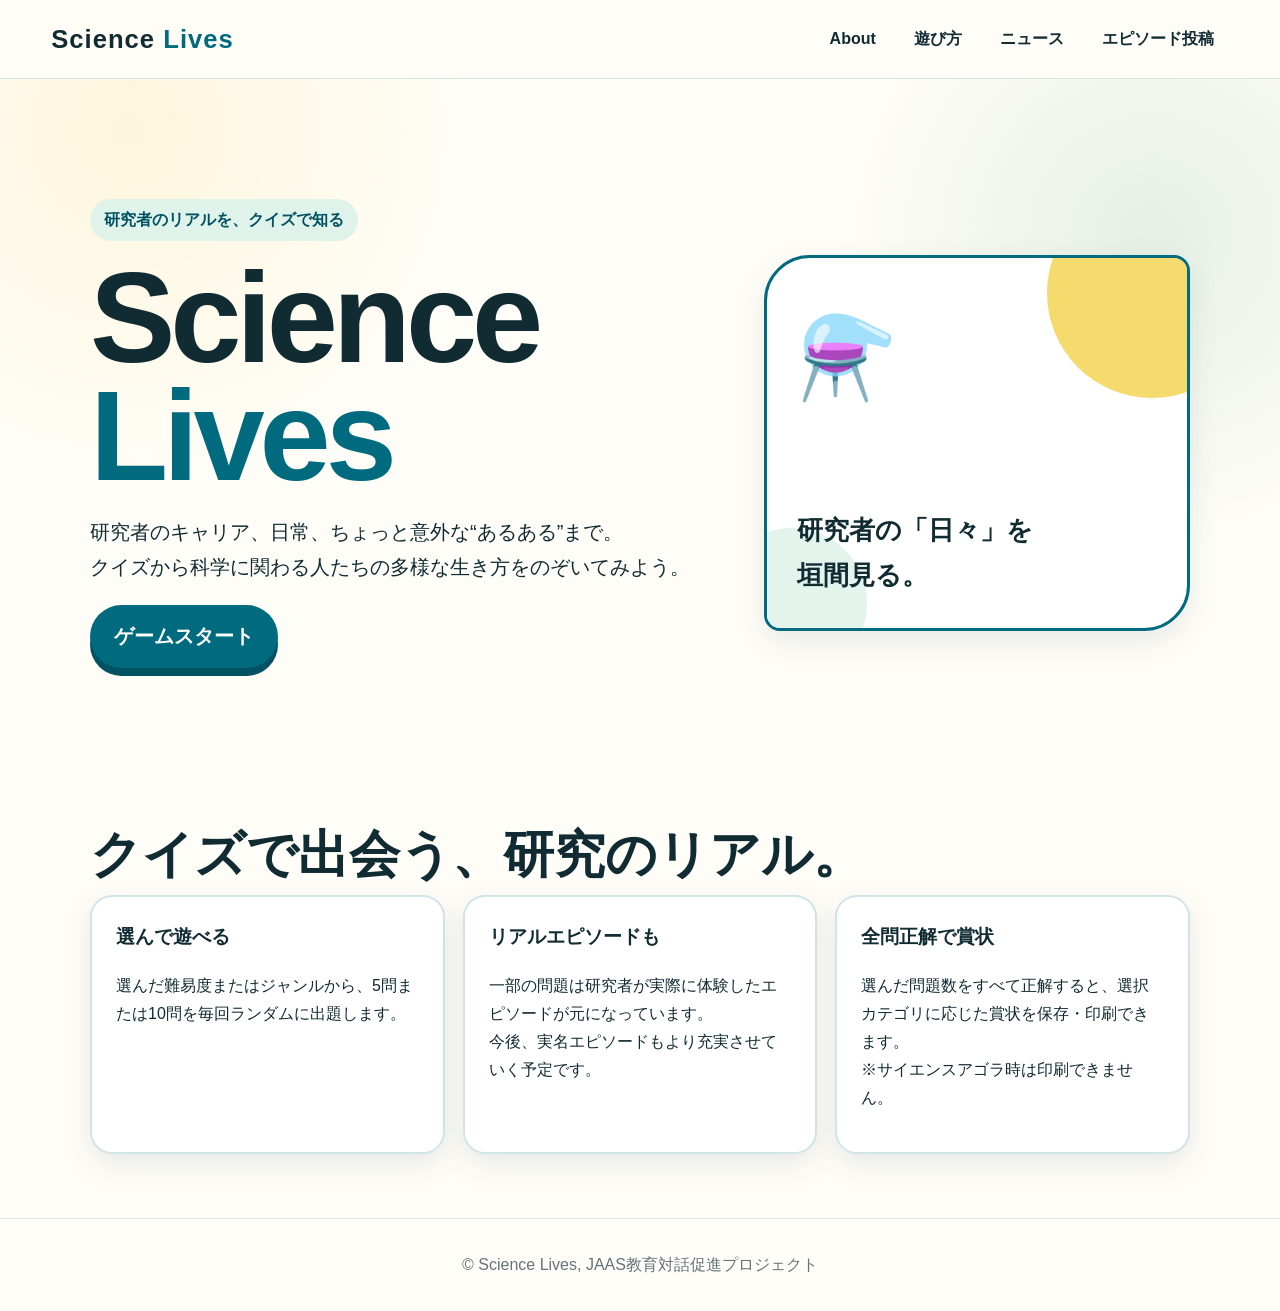
<file: index.html>
<!doctype html>
<html lang="ja">
    <head>
        <meta charset="utf-8">
        <meta name="viewport" content="width=device-width, initial-scale=1">
        <!-- OGP -->
        <meta property="og:title" content="Science Lives">
        <meta property="og:description" content="研究者のリアルを、クイズで知る。Science Lives">
        <meta property="og:type" content="website">
        <meta property="og:url" content="https://244simo.github.io/science_lives.github.io/">
        <meta property="og:image" content="https://244simo.github.io/science_lives.github.io/images/ogp.png">
        <meta property="og:site_name" content="Science Lives">
        <meta property="og:locale" content="ja_JP">
        <!-- X / Twitter -->
        <meta name="twitter:card" content="summary_large_image">
        <meta name="twitter:title" content="Science Lives">
        <meta name="twitter:description" content="研究者のリアルを、クイズで知る。Science Lives">
        <meta name="twitter:image" content="https://244simo.github.io/science_lives.github.io/images/ogp.png">
        <title>Science Lives</title>
        <link rel="stylesheet" href="css/style.css">
    </head>
    <body>
        <header class="site-header">
            <a class="brand" href="index.html">Science <span>Lives</span></a>
            <nav class="nav-tabs">
                <a href="about.html">About</a>
                <a href="howto.html">遊び方</a>
                <a href="news.html">ニュース</a>
                <!--
                <a href="donation.html">寄付</a>
                -->
                <a href="episode.html">エピソード投稿</a>
            </nav>
        </header>
        <main>
            <div class="container">
                <section class="hero">
                    <div>
                        <span class="eyebrow" data-home-eyebrow></span>
                        <h1 data-home-title></h1>
                        <p data-home-lead></p>
                        <p><a class="btn btn-primary" href="game.html" data-home-start></a></p>
                    </div>
                    <div class="hero-card">
                        <div class="molecule">⚗️</div>
                        <strong>研究者の「日々」を<br>垣間見る。</strong>
                    </div>
                </section>
                <section class="section">
                    <h2 class="section-title">クイズで出会う、研究のリアル。</h2>
                    <div class="card-grid" data-home-cards></div>
                </section>
            </div>
        </main>
        <footer class="site-footer">© Science Lives, JAAS教育対話促進プロジェクト</footer>
        <script src="js/common.js"></script>
        <script src="js/home.js"></script>
    </body>
</html>
</file>
<file: css/style.css>
:root {
  --ink: #112b33;
  --teal: #006b7f;
  --teal-dark: #005263;
  --mint: #dff3ea;
  --green: #4f9f70;
  --yellow: #f4d65f;
  --paper: #fffdf8;
  --line: #0b6478;
  --muted: #65747a;
  --soft: #eef4f3;
  --danger: #b9453f;
  --ok: #277c4b;
  --shadow: 0 10px 30px rgba(10, 54, 64, .10);
  --radius: 22px;
}

* { box-sizing: border-box; }
html { scroll-behavior: smooth; }
body {
  margin: 0;
  color: var(--ink);
  background:
    radial-gradient(circle at 10% 10%, rgba(244,214,95,.18), transparent 22%),
    radial-gradient(circle at 90% 18%, rgba(79,159,112,.14), transparent 20%),
    var(--paper);
  font-family: "Noto Sans JP", "Yu Gothic", "Hiragino Kaku Gothic ProN", sans-serif;
  line-height: 1.75;
}
a { color: inherit; }
button, input { font: inherit; }

.site-header {
  position: sticky;
  top: 0;
  z-index: 20;
  display: flex;
  align-items: center;
  justify-content: space-between;
  gap: 24px;
  padding: 16px clamp(18px, 4vw, 56px);
  background: rgba(255,253,248,.92);
  backdrop-filter: blur(12px);
  border-bottom: 1px solid rgba(0,107,127,.16);
}
.brand {
  text-decoration: none;
  font-weight: 900;
  letter-spacing: .04em;
  font-size: clamp(1.2rem, 2vw, 1.6rem);
}
.brand span { color: var(--teal); }
.nav-tabs { display: flex; flex-wrap: wrap; gap: 8px; }
.nav-tabs a {
  text-decoration: none;
  font-weight: 800;
  padding: 8px 14px;
  border-radius: 999px;
  border: 1px solid transparent;
}
.nav-tabs a:hover, .nav-tabs a.active {
  border-color: var(--teal);
  background: #fff;
}

main { min-height: calc(100vh - 150px); }
.container { width: min(1100px, calc(100% - 36px)); margin: 0 auto; }

.hero {
  padding: clamp(64px, 10vw, 120px) 0 72px;
  display: grid;
  grid-template-columns: 1.2fr .8fr;
  gap: 36px;
  align-items: center;
}
.eyebrow {
  display: inline-flex;
  align-items: center;
  gap: 8px;
  font-weight: 900;
  color: var(--teal-dark);
  background: var(--mint);
  border-radius: 999px;
  padding: 7px 14px;
}
.hero h1 {
  margin: 18px 0 14px;
  font-size: clamp(3.3rem, 10vw, 8.5rem);
  line-height: .92;
  letter-spacing: -.04em;
}
.hero h1 span { display: block; color: var(--teal); }
.hero p { font-size: clamp(1.03rem, 2vw, 1.25rem); max-width: 720px; }
.hero-card {
  position: relative;
  padding: 30px;
  min-height: 340px;
  border: 3px solid var(--teal);
  border-radius: 46px 16px 46px 16px;
  background: #fff;
  box-shadow: var(--shadow);
  overflow: hidden;
}
.hero-card::before, .hero-card::after {
  content: "";
  position: absolute;
  border-radius: 50%;
  opacity: .9;
}
.hero-card::before { width: 210px; height: 210px; background: var(--yellow); right: -70px; top: -70px; }
.hero-card::after { width: 150px; height: 150px; background: var(--mint); left: -50px; bottom: -50px; }
.hero-card .molecule { position: relative; z-index: 2; font-size: 5rem; }
.hero-card strong { position: relative; z-index: 2; display: block; font-size: 1.6rem; margin-top: 80px; }

.btn {
  display: inline-flex;
  align-items: center;
  justify-content: center;
  gap: 10px;
  border: 0;
  cursor: pointer;
  text-decoration: none;
  font-weight: 900;
  border-radius: 999px;
  padding: 14px 24px;
  transition: transform .18s ease, box-shadow .18s ease, background .18s ease;
}
.btn:hover { transform: translateY(-2px); }
.btn-primary { background: var(--teal); color: #fff; box-shadow: 0 8px 0 var(--teal-dark); }
.btn-primary:active { transform: translateY(5px); box-shadow: 0 3px 0 var(--teal-dark); }
.btn-secondary { background: #fff; color: var(--teal-dark); border: 2px solid var(--teal); }
.btn-soft { background: var(--mint); color: var(--ink); }
.btn[disabled] { opacity: .45; cursor: not-allowed; transform: none; box-shadow: none; }

.section { padding: 64px 0; }
.section-title { font-size: clamp(2rem, 4vw, 3.4rem); margin: 0 0 10px; line-height: 1.2; }
.section-lead { color: var(--muted); max-width: 760px; margin-bottom: 30px; }

.card-grid { display: grid; grid-template-columns: repeat(3, 1fr); gap: 18px; }
.info-card {
  padding: 24px;
  border-radius: var(--radius);
  background: #fff;
  border: 2px solid rgba(0,107,127,.18);
  box-shadow: var(--shadow);
}
.info-card h3 { margin-top: 0; }

.content-shell {
  width: min(900px, calc(100% - 36px));
  margin: 0 auto;
  padding: 60px 0 90px;
}
.prose-card {
  background: #fff;
  border: 2px solid var(--teal);
  border-radius: 28px;
  padding: clamp(22px, 4vw, 40px);
  box-shadow: var(--shadow);
}
.prose-card + .prose-card { margin-top: 22px; }
.prose-card h1, .prose-card h2 { line-height: 1.3; }
.prose-card p, .news-item p { white-space: pre-line; }

.game-wrap { width: min(980px, calc(100% - 32px)); margin: 0 auto; padding: 48px 0 96px; }
.panel {
  background: #fff;
  border: 3px solid var(--teal);
  border-radius: 30px;
  padding: clamp(22px, 4vw, 38px);
  box-shadow: var(--shadow);
}
.panel + .panel { margin-top: 22px; }

.selection-block { margin: 28px 0; }
.selection-block h2 { margin-bottom: 10px; }
.choice-grid { display: grid; grid-template-columns: repeat(3, 1fr); gap: 14px; }
.mode-card {
  cursor: pointer;
  border: 2px solid var(--line);
  border-radius: 20px;
  padding: 20px;
  background: var(--soft);
  text-align: left;
  min-height: 120px;
  transition: .15s ease;
}
.mode-card:hover, .mode-card.selected { background: var(--mint); transform: translateY(-2px); box-shadow: 0 8px 0 rgba(0,82,99,.18); }
.mode-card strong { display: block; font-size: 1.2rem; }
.mode-card small { color: var(--muted); }

.quiz-head {
  display: flex;
  align-items: center;
  justify-content: space-between;
  gap: 14px;
  border: 3px solid var(--teal);
  border-radius: 18px;
  padding: 12px 16px;
  margin-bottom: 22px;
}
.quiz-head h1 { font-size: clamp(1.35rem, 3vw, 2rem); margin: 0; }
.count-badge {
  width: 54px; height: 54px; flex: 0 0 54px;
  display: grid; place-items: center;
  border: 3px solid var(--ink); border-radius: 50%;
  font-weight: 900; font-size: 1.35rem;
}
.question-text { font-size: clamp(1.15rem, 2.4vw, 1.55rem); font-weight: 800; margin: 22px 0; }
.options { display: grid; gap: 12px; }
.option {
  display: flex; gap: 12px; align-items: flex-start;
  padding: 16px 18px;
  border: 2px solid rgba(0,107,127,.55);
  border-radius: 18px;
  background: #fff;
  cursor: pointer;
}
.option:hover { background: #f6fbfa; }
.option.selected { background: var(--mint); border-color: var(--teal); }
.option input { margin-top: 6px; }

.hint {
  margin-top: 20px;
  border: 2px solid var(--teal);
  border-radius: 12px;
  overflow: hidden;
}
.hint button {
  width: 100%; border: 0; background: #fff; cursor: pointer; text-align: left;
  padding: 14px 16px; font-weight: 900;
}
.hint-content { display: none; padding: 0 16px 16px; color: var(--muted); }
.hint.open .hint-content { display: block; }

.progress { margin-bottom: 18px; }
.progress-track { height: 10px; background: #dbe8e8; border-radius: 999px; overflow: hidden; }
.progress-bar { height: 100%; background: var(--teal); width: 0; transition: width .25s ease; }
.progress-meta { display: flex; justify-content: space-between; font-size: .92rem; color: var(--muted); margin-bottom: 6px; }

.feedback {
  margin-top: 22px;
  border-radius: 18px;
  padding: 18px;
  font-weight: 900;
}
.feedback.correct { background: #e4f5ea; color: var(--ok); }
.feedback.incorrect { background: #fbe9e7; color: var(--danger); }
.answer-panel { margin-top: 18px; padding: 22px; border-radius: 24px; background: #f8faf9; border: 2px solid rgba(0,107,127,.25); }
.answer-panel h3 { margin-top: 0; }
.episode-card { margin-top: 18px; border: 2px solid var(--teal); border-radius: 18px; overflow: hidden; }
.episode-title { background: var(--teal); color: #fff; padding: 10px 14px; font-weight: 900; }
.episode-body { padding: 16px; }
.episode-meta { font-size: .95rem; color: var(--muted); }
.actions { display: flex; flex-wrap: wrap; gap: 12px; margin-top: 24px; }

.score-ring {
  width: 180px; height: 180px; margin: 22px auto;
  border: 18px solid var(--mint); outline: 4px solid var(--teal);
  border-radius: 50%; display: grid; place-items: center;
  font-size: 2.5rem; font-weight: 900; color: var(--teal-dark);
}
.center { text-align: center; }

.news-item { padding: 18px 0; border-bottom: 1px solid rgba(0,107,127,.18); }
.news-item time { color: var(--muted); font-size: .9rem; }
.news-item:last-child { border-bottom: 0; }

.site-footer {
  padding: 32px 18px;
  text-align: center;
  color: var(--muted);
  border-top: 1px solid rgba(0,107,127,.14);
}

@media (max-width: 780px) {
  .site-header { align-items: flex-start; flex-direction: column; }
  .hero { grid-template-columns: 1fr; padding-top: 48px; }
  .hero-card { min-height: 250px; }
  .hero-card strong { margin-top: 40px; }
  .card-grid, .choice-grid { grid-template-columns: 1fr; }
  .quiz-head { align-items: flex-start; }
}

@media print {
  .site-header, .site-footer, .no-print { display: none !important; }
  body { background: #fff; }
  .panel { box-shadow: none; }
}

/* categories.json の項目数に応じて自動で折り返す選択グリッド */
.choice-grid.dynamic-grid {
  grid-template-columns: repeat(auto-fit, minmax(180px, 1fr));
}

/* JSON本文内の [表示文字](URL) で生成されるリンク */
.content-link {
  color: var(--teal);
  text-decoration: underline;
  text-decoration-thickness: 1.5px;
  text-underline-offset: 3px;
  font-weight: 700;
}
.content-link:hover { opacity: .72; }
.content-link:focus-visible {
  outline: 3px solid rgba(0, 126, 126, .22);
  outline-offset: 3px;
  border-radius: 3px;
}

/* ヘッダー内の「ゲームスタート」をトップページの主ボタンと同じ色で強調 */
.nav-tabs a.nav-game-start {
  background: var(--teal);
  color: #fff;
  box-shadow: 0 5px 0 var(--teal-dark);
  border-color: var(--teal);
  padding-inline: 18px;
}
.nav-tabs a.nav-game-start:hover,
.nav-tabs a.nav-game-start.active {
  background: var(--teal-dark);
  color: #fff;
  border-color: var(--teal-dark);
  transform: translateY(-1px);
  box-shadow: 0 6px 0 #003f4c;
}
.nav-tabs a.nav-game-start:active {
  transform: translateY(3px);
  box-shadow: 0 2px 0 #003f4c;
}

/* 回答後に questions.json の moreInfo がある場合だけ表示 */
.more-info-card {
  margin-top: 18px;
  padding: 18px 20px;
  border: 2px solid rgba(0,107,127,.35);
  border-radius: 18px;
  background: #fff;
}
.more-info-card h3 {
  margin: 0 0 10px;
  color: var(--teal-dark);
}
.more-info-list {
  margin: 0;
  padding-left: 1.4em;
}
.more-info-list li + li { margin-top: 8px; }
.more-info-type {
  display: inline-block;
  margin-right: .45em;
  padding: 1px 8px;
  border-radius: 999px;
  background: var(--mint);
  color: var(--teal-dark);
  font-size: .82rem;
  font-weight: 800;
}
.more-info-note { color: var(--muted); font-size: .92rem; }


/* ========================================
   遊び方選択：選択状態を分かりやすくする
======================================== */

/* 未選択 */
.mode-card {
  position: relative;
  background: #ffffff;
  border: 2px solid #d8e6e8;
  transition:
    background-color 0.2s ease,
    border-color 0.2s ease,
    color 0.2s ease,
    transform 0.15s ease,
    box-shadow 0.2s ease;
}

/* 選択中 */
.mode-card.selected {
  background: #006b7f;
  border-color: #006b7f;
  color: #ffffff;
  box-shadow: 0 5px 0 #004c5a;
  transform: translateY(-2px);
}

.mode-card.selected strong {
  color: #ffffff;
}

.mode-card.selected small {
  color: rgba(255, 255, 255, 0.9);
}

/* 「選択中」マーク */
.mode-card.selected::after {
  content: "✓ 選択中";
  position: absolute;
  top: 8px;
  right: 10px;
  padding: 3px 8px;
  border-radius: 999px;
  background: #ffffff;
  color: #006b7f;
  font-size: 0.72rem;
  font-weight: 800;
  line-height: 1.4;
}

.mode-card:active {
  transform: translateY(2px);
}

.mode-card:focus-visible {
  outline: 3px solid #f4d65f;
  outline-offset: 3px;
}

/* Header CTA */
.nav-tabs a.nav-game-start {
  background: var(--teal);
  color: #fff;
  border-color: var(--teal);
  box-shadow: 0 4px 0 var(--teal-dark);
}
.nav-tabs a.nav-game-start:hover,
.nav-tabs a.nav-game-start.active {
  background: var(--teal-dark);
  color: #fff;
  border-color: var(--teal-dark);
}

/* JSON-driven bullet lists */
.content-bullets {
  margin: 18px 0 0;
  padding-left: 1.4em;
}
.content-bullets li + li { margin-top: 10px; }
.content-action { margin-top: 22px; }

/* Result survey CTA */
.survey-cta {
  margin-top: 34px;
  padding: 24px;
  border: 2px solid rgba(0,107,127,.3);
  border-radius: 22px;
  background: var(--mint);
  text-align: center;
}
.survey-cta strong {
  display: block;
  font-size: 1.08rem;
  color: var(--teal-dark);
}
.survey-cta p { margin: 6px 0 18px; }
.survey-button { min-width: min(100%, 320px); }

@media (max-width: 760px) {
  .site-header { align-items: flex-start; }
  .nav-tabs { justify-content: flex-end; }
  .nav-tabs a { padding: 7px 10px; font-size: .9rem; }
  .survey-button { width: 100%; }
}

/* ========================================
   長いカテゴリー名の改行制御
   categories.json の \n では改行するが、
   「コミュニケーション」など1行内の途中では折り返さない
======================================== */
.choice-grid.dynamic-grid {
  grid-template-columns: repeat(auto-fit, minmax(220px, 1fr));
}

.category-card strong {
  display: block;
  white-space: pre-line;
  word-break: keep-all;
  overflow-wrap: normal;
  line-break: strict;
  font-size: clamp(0.82rem, 2vw, 1rem);
  line-height: 1.4;
}

/* 「✓ 選択中」と長いカテゴリー名が重ならないようにする */
.category-card.selected {
  padding-right: 88px;
}

@media (max-width: 780px) {
  /* スマホでは1列にしてカテゴリー名の横幅を確保 */
  .choice-grid.dynamic-grid {
    grid-template-columns: 1fr;
  }

  .category-card strong {
    font-size: 0.95rem;
  }
}
</file>
